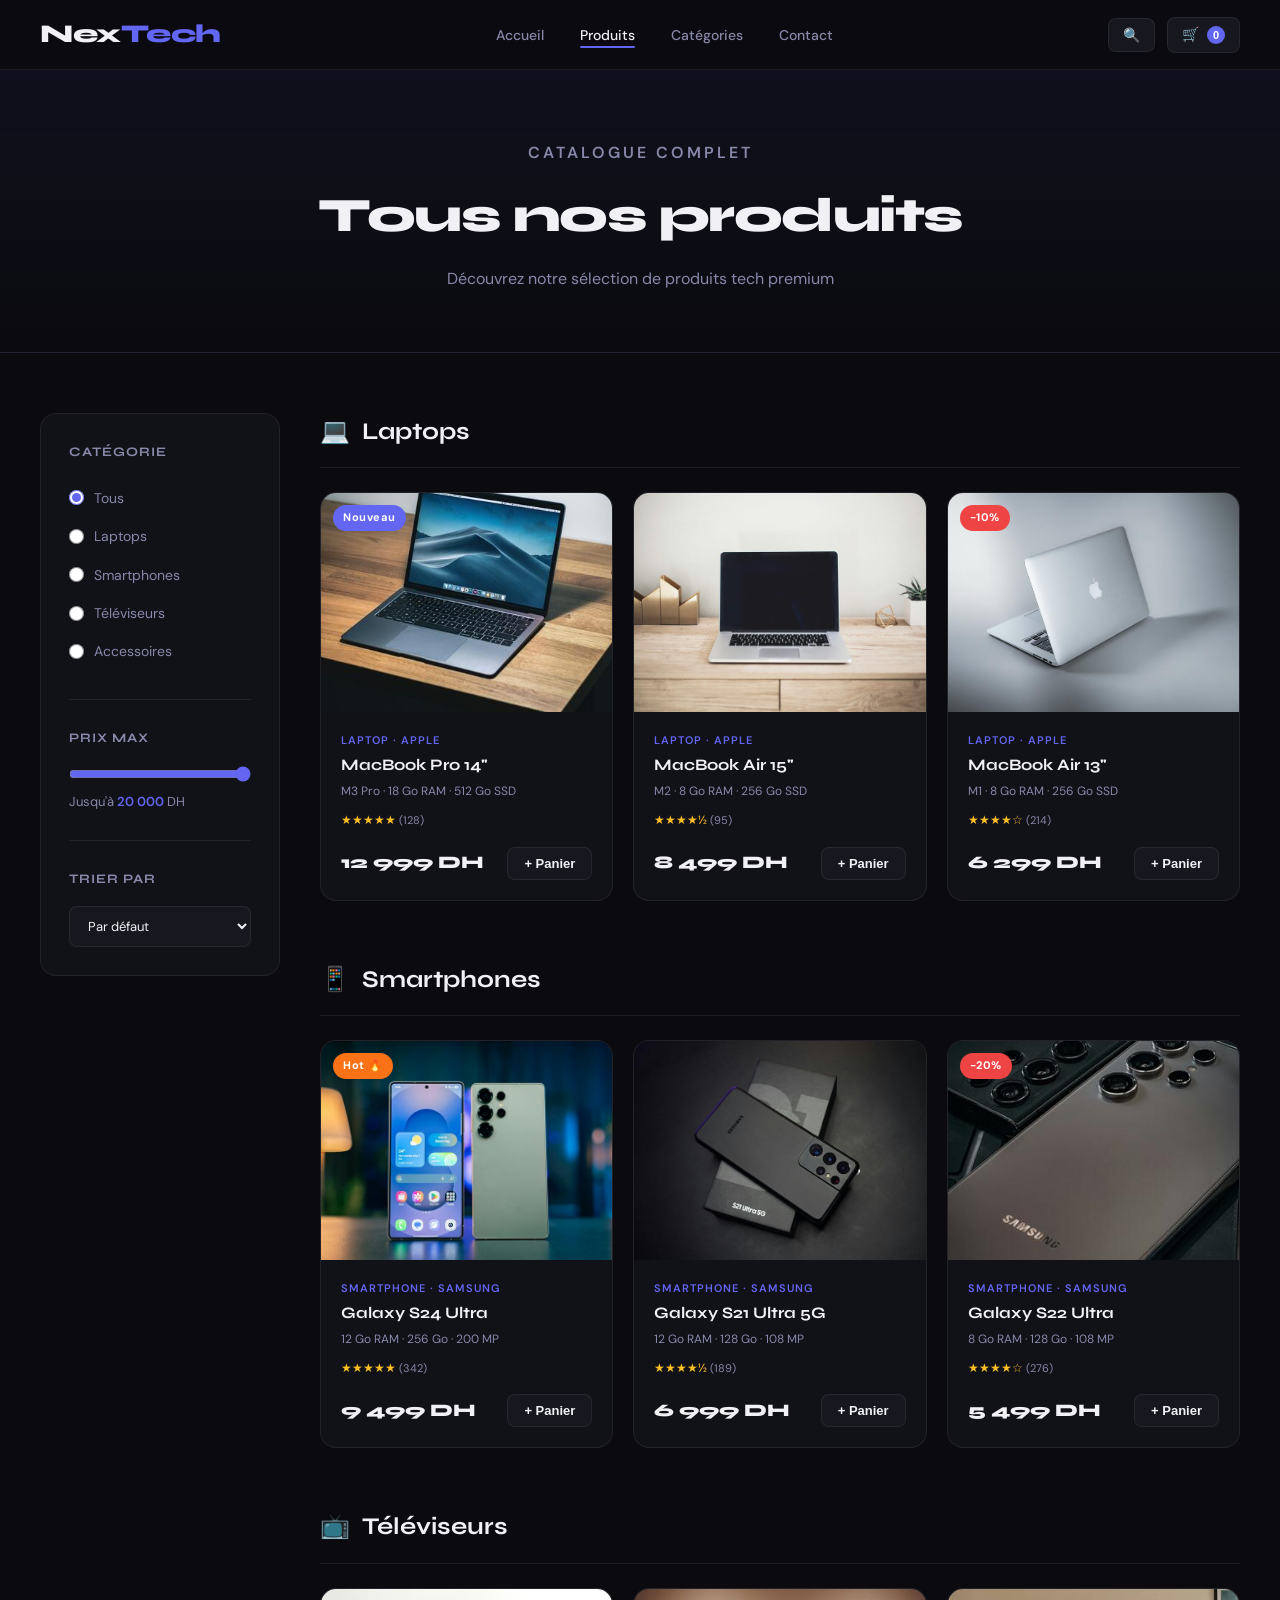
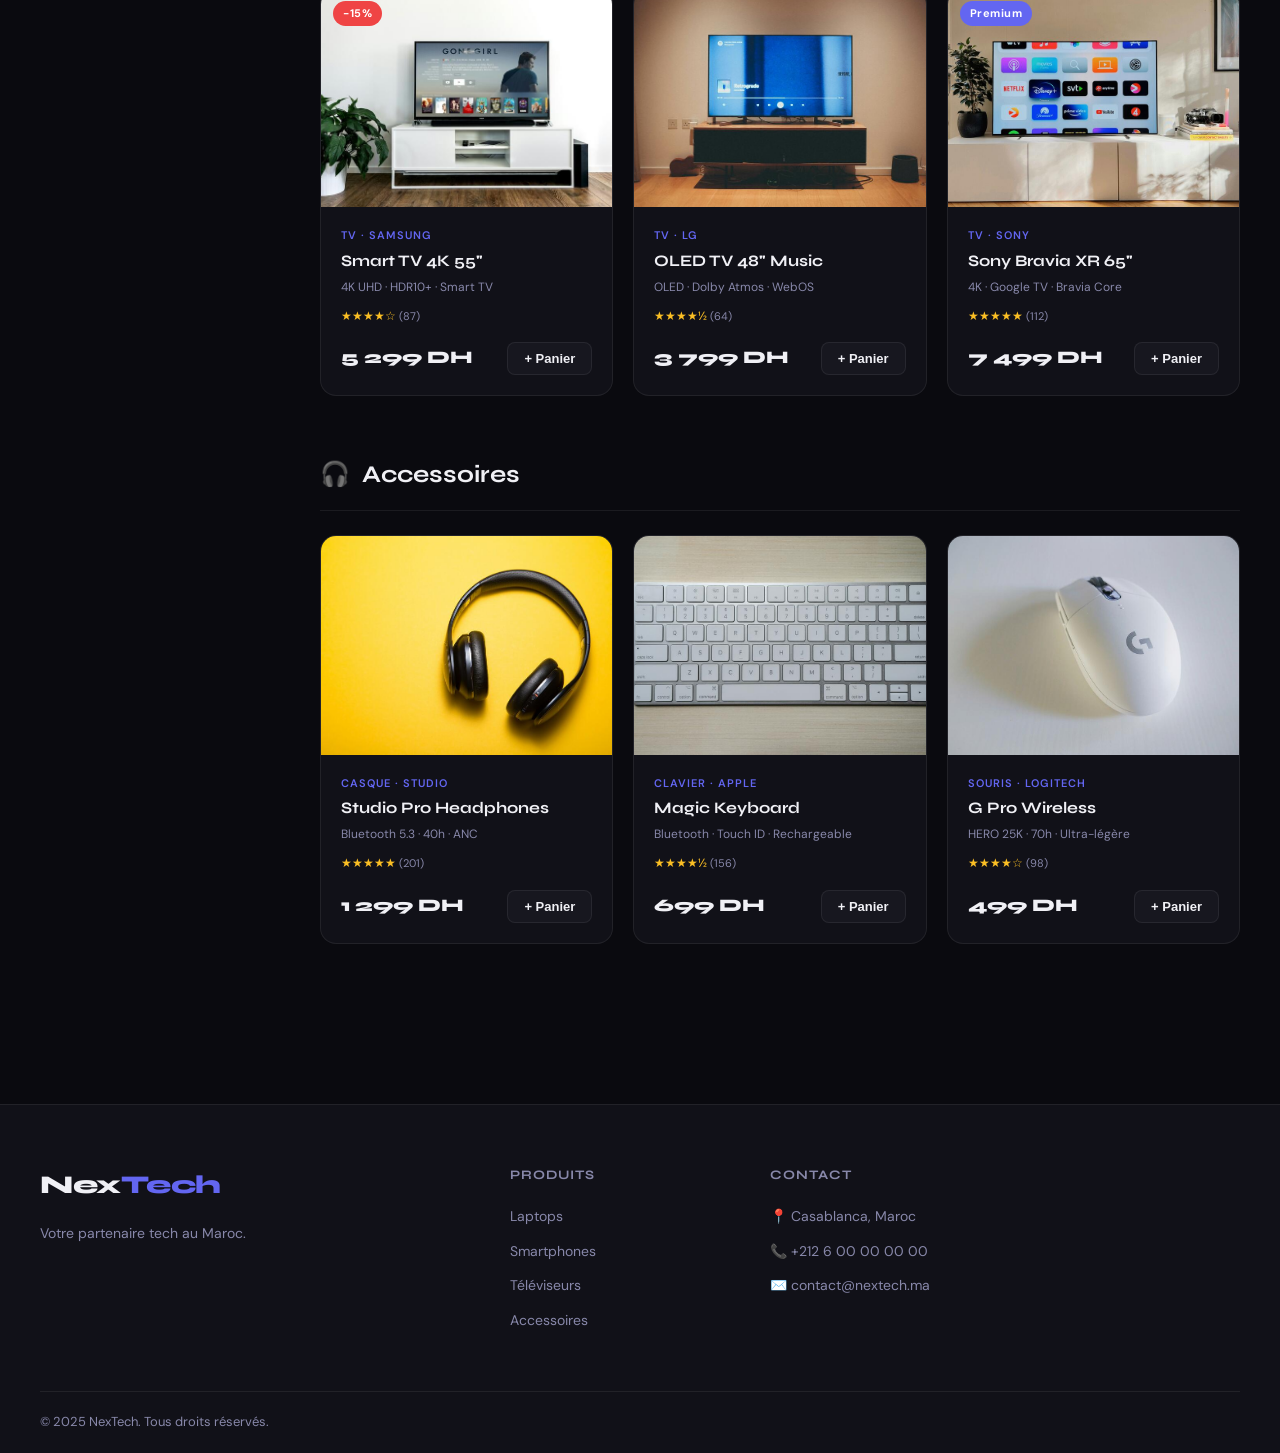
<file: Monitoring-Infrastructure-Cloud-main/app/menu.html>
<!DOCTYPE html>
<html lang="fr">
<head>
  <meta charset="UTF-8" />
  <meta name="viewport" content="width=device-width, initial-scale=1.0" />
  <title>Produits — NexTech</title>
  <link rel="stylesheet" href="style.css" />
  <link rel="preconnect" href="https://fonts.googleapis.com" />
  <link href="https://fonts.googleapis.com/css2?family=Syne:wght@400;600;700;800&family=DM+Sans:wght@300;400;500&display=swap" rel="stylesheet" />
</head>
<body>

  <!-- NAV -->
  <nav class="navbar">
    <div class="nav-logo">Nex<span>Tech</span></div>
    <ul class="nav-links">
      <li><a href="index.html">Accueil</a></li>
      <li><a href="menu.html" class="active">Produits</a></li>
      <li><a href="index.html#categories">Catégories</a></li>
      <li><a href="index.html#contact">Contact</a></li>
    </ul>
    <div class="nav-actions">
      <button class="btn-icon">🔍</button>
      <button class="btn-icon">🛒 <span class="cart-count">0</span></button>
    </div>
  </nav>

  <!-- PAGE HEADER -->
  <div class="page-header">
    <div class="page-header-content">
      <p class="section-tag">Catalogue complet</p>
      <h1 class="page-title">Tous nos produits</h1>
      <p>Découvrez notre sélection de produits tech premium</p>
    </div>
  </div>

  <!-- CATALOGUE -->
  <section class="catalogue">
    <!-- FILTERS -->
    <aside class="filters">
      <div class="filter-group">
        <h4>Catégorie</h4>
        <label><input type="radio" name="cat" value="all" checked onchange="filterProducts('all')" /> Tous</label>
        <label><input type="radio" name="cat" value="laptop" onchange="filterProducts('laptop')" /> Laptops</label>
        <label><input type="radio" name="cat" value="phone" onchange="filterProducts('phone')" /> Smartphones</label>
        <label><input type="radio" name="cat" value="tv" onchange="filterProducts('tv')" /> Téléviseurs</label>
        <label><input type="radio" name="cat" value="accessory" onchange="filterProducts('accessory')" /> Accessoires</label>
      </div>
      <div class="filter-group">
        <h4>Prix max</h4>
        <input type="range" min="500" max="20000" value="20000" step="500" id="priceRange" oninput="updatePrice(this.value)" />
        <p class="price-display">Jusqu'à <span id="priceVal">20 000</span> DH</p>
      </div>
      <div class="filter-group">
        <h4>Trier par</h4>
        <select id="sortSelect" onchange="sortProducts(this.value)">
          <option value="default">Par défaut</option>
          <option value="price-asc">Prix croissant</option>
          <option value="price-desc">Prix décroissant</option>
          <option value="rating">Mieux notés</option>
        </select>
      </div>
    </aside>

    <!-- PRODUCTS -->
    <div class="products-list" id="productsList">

      <!-- LAPTOPS -->
      <div class="products-section" data-cat="laptop">
        <h2 class="cat-section-title"><span>💻</span> Laptops</h2>
        <div class="products-row">

          <div class="product-card" data-cat="laptop" data-price="12999" data-rating="5">
            <div class="product-img-wrap">
              <img src="images/pc1.jpg" alt="MacBook Pro" />
              <span class="product-badge">Nouveau</span>
            </div>
            <div class="product-info">
              <p class="product-cat">Laptop · Apple</p>
              <h3>MacBook Pro 14"</h3>
              <p class="product-specs">M3 Pro · 18 Go RAM · 512 Go SSD</p>
              <div class="product-rating">★★★★★ <span>(128)</span></div>
              <div class="product-footer">
                <span class="product-price">12 999 DH</span>
                <button class="btn-add" onclick="addToCart(this)">+ Panier</button>
              </div>
            </div>
          </div>

          <div class="product-card" data-cat="laptop" data-price="8499" data-rating="4.5">
            <div class="product-img-wrap">
              <img src="images/pc2.jpg" alt="MacBook Air" />
            </div>
            <div class="product-info">
              <p class="product-cat">Laptop · Apple</p>
              <h3>MacBook Air 15"</h3>
              <p class="product-specs">M2 · 8 Go RAM · 256 Go SSD</p>
              <div class="product-rating">★★★★½ <span>(95)</span></div>
              <div class="product-footer">
                <span class="product-price">8 499 DH</span>
                <button class="btn-add" onclick="addToCart(this)">+ Panier</button>
              </div>
            </div>
          </div>

          <div class="product-card" data-cat="laptop" data-price="6299" data-rating="4">
            <div class="product-img-wrap">
              <img src="images/pc3.jpg" alt="MacBook Air slim" />
              <span class="product-badge promo">-10%</span>
            </div>
            <div class="product-info">
              <p class="product-cat">Laptop · Apple</p>
              <h3>MacBook Air 13"</h3>
              <p class="product-specs">M1 · 8 Go RAM · 256 Go SSD</p>
              <div class="product-rating">★★★★☆ <span>(214)</span></div>
              <div class="product-footer">
                <span class="product-price">6 299 DH</span>
                <button class="btn-add" onclick="addToCart(this)">+ Panier</button>
              </div>
            </div>
          </div>

        </div>
      </div>

      <!-- SMARTPHONES -->
      <div class="products-section" data-cat="phone">
        <h2 class="cat-section-title"><span>📱</span> Smartphones</h2>
        <div class="products-row">

          <div class="product-card" data-cat="phone" data-price="9499" data-rating="5">
            <div class="product-img-wrap">
              <img src="images/tele1.jpg" alt="Samsung S24 Ultra" />
              <span class="product-badge hot">Hot 🔥</span>
            </div>
            <div class="product-info">
              <p class="product-cat">Smartphone · Samsung</p>
              <h3>Galaxy S24 Ultra</h3>
              <p class="product-specs">12 Go RAM · 256 Go · 200 MP</p>
              <div class="product-rating">★★★★★ <span>(342)</span></div>
              <div class="product-footer">
                <span class="product-price">9 499 DH</span>
                <button class="btn-add" onclick="addToCart(this)">+ Panier</button>
              </div>
            </div>
          </div>

          <div class="product-card" data-cat="phone" data-price="6999" data-rating="4.5">
            <div class="product-img-wrap">
              <img src="images/tel2.jpg" alt="Samsung S21 Ultra" />
            </div>
            <div class="product-info">
              <p class="product-cat">Smartphone · Samsung</p>
              <h3>Galaxy S21 Ultra 5G</h3>
              <p class="product-specs">12 Go RAM · 128 Go · 108 MP</p>
              <div class="product-rating">★★★★½ <span>(189)</span></div>
              <div class="product-footer">
                <span class="product-price">6 999 DH</span>
                <button class="btn-add" onclick="addToCart(this)">+ Panier</button>
              </div>
            </div>
          </div>

          <div class="product-card" data-cat="phone" data-price="5499" data-rating="4">
            <div class="product-img-wrap">
              <img src="images/tel3.jpg" alt="Samsung S22" />
              <span class="product-badge promo">-20%</span>
            </div>
            <div class="product-info">
              <p class="product-cat">Smartphone · Samsung</p>
              <h3>Galaxy S22 Ultra</h3>
              <p class="product-specs">8 Go RAM · 128 Go · 108 MP</p>
              <div class="product-rating">★★★★☆ <span>(276)</span></div>
              <div class="product-footer">
                <span class="product-price">5 499 DH</span>
                <button class="btn-add" onclick="addToCart(this)">+ Panier</button>
              </div>
            </div>
          </div>

        </div>
      </div>

      <!-- TVs -->
      <div class="products-section" data-cat="tv">
        <h2 class="cat-section-title"><span>📺</span> Téléviseurs</h2>
        <div class="products-row">

          <div class="product-card" data-cat="tv" data-price="5299" data-rating="4">
            <div class="product-img-wrap">
              <img src="images/tv1.jpg" alt="Smart TV 4K" />
              <span class="product-badge promo">-15%</span>
            </div>
            <div class="product-info">
              <p class="product-cat">TV · Samsung</p>
              <h3>Smart TV 4K 55"</h3>
              <p class="product-specs">4K UHD · HDR10+ · Smart TV</p>
              <div class="product-rating">★★★★☆ <span>(87)</span></div>
              <div class="product-footer">
                <span class="product-price">5 299 DH</span>
                <button class="btn-add" onclick="addToCart(this)">+ Panier</button>
              </div>
            </div>
          </div>

          <div class="product-card" data-cat="tv" data-price="3799" data-rating="4.5">
            <div class="product-img-wrap">
              <img src="images/tv2.jpg" alt="TV Music Edition" />
            </div>
            <div class="product-info">
              <p class="product-cat">TV · LG</p>
              <h3>OLED TV 48" Music</h3>
              <p class="product-specs">OLED · Dolby Atmos · WebOS</p>
              <div class="product-rating">★★★★½ <span>(64)</span></div>
              <div class="product-footer">
                <span class="product-price">3 799 DH</span>
                <button class="btn-add" onclick="addToCart(this)">+ Panier</button>
              </div>
            </div>
          </div>

          <div class="product-card" data-cat="tv" data-price="7499" data-rating="5">
            <div class="product-img-wrap">
              <img src="images/tv3.jpg" alt="Apple TV Smart" />
              <span class="product-badge">Premium</span>
            </div>
            <div class="product-info">
              <p class="product-cat">TV · Sony</p>
              <h3>Sony Bravia XR 65"</h3>
              <p class="product-specs">4K · Google TV · Bravia Core</p>
              <div class="product-rating">★★★★★ <span>(112)</span></div>
              <div class="product-footer">
                <span class="product-price">7 499 DH</span>
                <button class="btn-add" onclick="addToCart(this)">+ Panier</button>
              </div>
            </div>
          </div>

        </div>
      </div>

      <!-- ACCESSORIES -->
      <div class="products-section" data-cat="accessory">
        <h2 class="cat-section-title"><span>🎧</span> Accessoires</h2>
        <div class="products-row">

          <div class="product-card" data-cat="accessory" data-price="1299" data-rating="5">
            <div class="product-img-wrap">
              <img src="images/casque.jpg" alt="Casque" />
            </div>
            <div class="product-info">
              <p class="product-cat">Casque · Studio</p>
              <h3>Studio Pro Headphones</h3>
              <p class="product-specs">Bluetooth 5.3 · 40h · ANC</p>
              <div class="product-rating">★★★★★ <span>(201)</span></div>
              <div class="product-footer">
                <span class="product-price">1 299 DH</span>
                <button class="btn-add" onclick="addToCart(this)">+ Panier</button>
              </div>
            </div>
          </div>

          <div class="product-card" data-cat="accessory" data-price="699" data-rating="4.5">
            <div class="product-img-wrap">
              <img src="images/clavier.jpg" alt="Clavier" />
            </div>
            <div class="product-info">
              <p class="product-cat">Clavier · Apple</p>
              <h3>Magic Keyboard</h3>
              <p class="product-specs">Bluetooth · Touch ID · Rechargeable</p>
              <div class="product-rating">★★★★½ <span>(156)</span></div>
              <div class="product-footer">
                <span class="product-price">699 DH</span>
                <button class="btn-add" onclick="addToCart(this)">+ Panier</button>
              </div>
            </div>
          </div>

          <div class="product-card" data-cat="accessory" data-price="499" data-rating="4">
            <div class="product-img-wrap">
              <img src="images/souris.jpg" alt="Souris" />
            </div>
            <div class="product-info">
              <p class="product-cat">Souris · Logitech</p>
              <h3>G Pro Wireless</h3>
              <p class="product-specs">HERO 25K · 70h · Ultra-légère</p>
              <div class="product-rating">★★★★☆ <span>(98)</span></div>
              <div class="product-footer">
                <span class="product-price">499 DH</span>
                <button class="btn-add" onclick="addToCart(this)">+ Panier</button>
              </div>
            </div>
          </div>

        </div>
      </div>

    </div><!-- /products-list -->
  </section>

  <!-- CART TOAST -->
  <div class="toast" id="toast">✓ Produit ajouté au panier</div>

  <!-- FOOTER -->
  <footer class="footer" id="contact">
    <div class="footer-top">
      <div class="footer-brand">
        <div class="nav-logo">Nex<span>Tech</span></div>
        <p>Votre partenaire tech au Maroc.</p>
      </div>
      <div class="footer-col">
        <h4>Produits</h4>
        <ul>
          <li><a href="#">Laptops</a></li>
          <li><a href="#">Smartphones</a></li>
          <li><a href="#">Téléviseurs</a></li>
          <li><a href="#">Accessoires</a></li>
        </ul>
      </div>
      <div class="footer-col">
        <h4>Contact</h4>
        <ul>
          <li>📍 Casablanca, Maroc</li>
          <li>📞 +212 6 00 00 00 00</li>
          <li>✉️ contact@nextech.ma</li>
        </ul>
      </div>
    </div>
    <div class="footer-bottom">
      <p>© 2025 NexTech. Tous droits réservés.</p>
    </div>
  </footer>

  <script>
    let cartCount = 0;

    function addToCart(btn) {
      cartCount++;
      document.querySelector('.cart-count').textContent = cartCount;
      btn.textContent = '✓ Ajouté';
      btn.style.background = '#22c55e';
      const toast = document.getElementById('toast');
      toast.classList.add('show');
      setTimeout(() => {
        btn.textContent = '+ Panier';
        btn.style.background = '';
        toast.classList.remove('show');
      }, 1800);
    }

    function filterProducts(cat) {
      const sections = document.querySelectorAll('.products-section');
      sections.forEach(sec => {
        if (cat === 'all' || sec.dataset.cat === cat) {
          sec.style.display = 'block';
        } else {
          sec.style.display = 'none';
        }
      });
    }

    function updatePrice(val) {
      document.getElementById('priceVal').textContent = parseInt(val).toLocaleString('fr-FR');
    }

    function sortProducts(val) {
      const list = document.getElementById('productsList');
      const cards = [...document.querySelectorAll('.product-card')];
      const sorted = cards.sort((a, b) => {
        if (val === 'price-asc') return parseFloat(a.dataset.price) - parseFloat(b.dataset.price);
        if (val === 'price-desc') return parseFloat(b.dataset.price) - parseFloat(a.dataset.price);
        if (val === 'rating') return parseFloat(b.dataset.rating) - parseFloat(a.dataset.rating);
        return 0;
      });
      const rows = document.querySelectorAll('.products-row');
      if (val !== 'default') {
        const allRow = document.createElement('div');
        allRow.className = 'products-row';
        sorted.forEach(c => allRow.appendChild(c));
        rows.forEach(r => r.style.display = 'none');
        list.appendChild(allRow);
      } else {
        rows.forEach(r => r.style.display = '');
        const temp = list.querySelector('.products-row:last-child');
        if (temp && !temp.closest('.products-section')) temp.remove();
      }
    }

    // URL filter on load
    const urlParams = new URLSearchParams(window.location.search);
    const cat = urlParams.get('cat');
    if (cat) {
      const map = { laptops: 'laptop', phones: 'phone', tv: 'tv', accessories: 'accessory' };
      if (map[cat]) {
        document.querySelector(`input[value="${map[cat]}"]`).checked = true;
        filterProducts(map[cat]);
      }
    }
  </script>
</body>
</html>
</file>
<file: Monitoring-Infrastructure-Cloud-main/app/style.css>
/* ============================================
   NEXTECH — PREMIUM TECH E-COMMERCE
   Dark theme, modern, jury-winning design
   ============================================ */

@import url('https://fonts.googleapis.com/css2?family=Syne:wght@400;600;700;800&family=DM+Sans:wght@300;400;500&display=swap');

/* === VARIABLES === */
:root {
  --bg: #0a0a0f;
  --bg2: #111118;
  --bg3: #17171f;
  --border: rgba(255,255,255,0.07);
  --text: #f0f0f5;
  --text-muted: #8888aa;
  --accent: #6366f1;
  --accent2: #a78bfa;
  --accent-glow: rgba(99,102,241,0.3);
  --green: #22c55e;
  --red: #ef4444;
  --orange: #f97316;
  --radius: 16px;
  --radius-sm: 8px;
  --shadow: 0 20px 60px rgba(0,0,0,0.5);
  --font-display: 'Syne', sans-serif;
  --font-body: 'DM Sans', sans-serif;
}

/* === RESET === */
*, *::before, *::after { box-sizing: border-box; margin: 0; padding: 0; }
html { scroll-behavior: smooth; }
body {
  background: var(--bg);
  color: var(--text);
  font-family: var(--font-body);
  font-size: 15px;
  line-height: 1.6;
  overflow-x: hidden;
}
img { max-width: 100%; display: block; object-fit: cover; }
a { text-decoration: none; color: inherit; }
ul { list-style: none; }
input, select { font-family: var(--font-body); }

/* === SCROLLBAR === */
::-webkit-scrollbar { width: 5px; }
::-webkit-scrollbar-track { background: var(--bg); }
::-webkit-scrollbar-thumb { background: var(--accent); border-radius: 10px; }

/* ============================================
   NAVBAR
   ============================================ */
.navbar {
  position: fixed;
  top: 0; left: 0; right: 0;
  z-index: 1000;
  display: flex;
  align-items: center;
  justify-content: space-between;
  padding: 0 40px;
  height: 70px;
  background: rgba(10,10,15,0.85);
  backdrop-filter: blur(20px);
  border-bottom: 1px solid var(--border);
}
.nav-logo {
  font-family: var(--font-display);
  font-size: 1.6rem;
  font-weight: 800;
  color: var(--text);
  letter-spacing: -0.5px;
}
.nav-logo span { color: var(--accent); }
.nav-links {
  display: flex;
  gap: 36px;
}
.nav-links a {
  font-size: 14px;
  font-weight: 500;
  color: var(--text-muted);
  transition: color 0.2s;
  position: relative;
}
.nav-links a:hover,
.nav-links a.active { color: var(--text); }
.nav-links a.active::after {
  content: '';
  position: absolute;
  bottom: -4px; left: 0; right: 0;
  height: 2px;
  background: var(--accent);
  border-radius: 2px;
}
.nav-actions {
  display: flex;
  align-items: center;
  gap: 12px;
}
.btn-icon {
  background: var(--bg3);
  border: 1px solid var(--border);
  color: var(--text);
  padding: 8px 14px;
  border-radius: var(--radius-sm);
  cursor: pointer;
  font-size: 14px;
  transition: all 0.2s;
}
.btn-icon:hover { background: var(--accent); border-color: var(--accent); }
.cart-count {
  display: inline-block;
  background: var(--accent);
  color: #fff;
  font-size: 11px;
  font-weight: 700;
  border-radius: 50%;
  width: 18px; height: 18px;
  text-align: center;
  line-height: 18px;
  margin-left: 4px;
}

/* ============================================
   BUTTONS
   ============================================ */
.btn-primary {
  display: inline-block;
  background: var(--accent);
  color: #fff;
  font-family: var(--font-display);
  font-weight: 600;
  font-size: 14px;
  padding: 14px 28px;
  border-radius: var(--radius-sm);
  border: none;
  cursor: pointer;
  transition: all 0.25s;
  box-shadow: 0 0 0 0 var(--accent-glow);
}
.btn-primary:hover {
  transform: translateY(-2px);
  box-shadow: 0 8px 30px var(--accent-glow);
  background: #4f46e5;
}
.btn-primary.light {
  background: #fff;
  color: var(--accent);
}
.btn-primary.light:hover { background: #f0f0f5; }
.btn-ghost {
  display: inline-block;
  background: transparent;
  color: var(--text-muted);
  font-size: 14px;
  font-weight: 500;
  padding: 14px 20px;
  border: 1px solid var(--border);
  border-radius: var(--radius-sm);
  cursor: pointer;
  transition: all 0.2s;
}
.btn-ghost:hover { color: var(--text); border-color: rgba(255,255,255,0.2); }

/* ============================================
   HERO
   ============================================ */
.hero {
  min-height: 100vh;
  display: flex;
  align-items: center;
  padding: 100px 40px 60px;
  gap: 60px;
  position: relative;
  overflow: hidden;
}
.hero::before {
  content: '';
  position: absolute;
  top: -200px; left: -200px;
  width: 600px; height: 600px;
  background: radial-gradient(circle, rgba(99,102,241,0.15) 0%, transparent 70%);
  pointer-events: none;
}
.hero::after {
  content: '';
  position: absolute;
  bottom: -100px; right: -100px;
  width: 500px; height: 500px;
  background: radial-gradient(circle, rgba(167,139,250,0.1) 0%, transparent 70%);
  pointer-events: none;
}
.hero-bg-grid {
  position: absolute;
  inset: 0;
  background-image:
    linear-gradient(rgba(255,255,255,0.02) 1px, transparent 1px),
    linear-gradient(90deg, rgba(255,255,255,0.02) 1px, transparent 1px);
  background-size: 50px 50px;
  pointer-events: none;
}
.hero-content {
  flex: 1;
  max-width: 560px;
  position: relative;
  z-index: 1;
  animation: fadeInUp 0.8s ease forwards;
}
.hero-badge {
  display: inline-flex;
  align-items: center;
  gap: 8px;
  background: rgba(99,102,241,0.15);
  border: 1px solid rgba(99,102,241,0.3);
  color: var(--accent2);
  font-size: 13px;
  font-weight: 600;
  padding: 6px 16px;
  border-radius: 50px;
  margin-bottom: 28px;
}
.hero-title {
  font-family: var(--font-display);
  font-size: clamp(3rem, 5vw, 4.5rem);
  font-weight: 800;
  line-height: 1.05;
  letter-spacing: -2px;
  margin-bottom: 24px;
}
.gradient-text {
  background: linear-gradient(135deg, var(--accent) 0%, var(--accent2) 100%);
  -webkit-background-clip: text;
  -webkit-text-fill-color: transparent;
  background-clip: text;
}
.hero-desc {
  font-size: 17px;
  color: var(--text-muted);
  margin-bottom: 36px;
  line-height: 1.7;
}
.hero-cta {
  display: flex;
  gap: 16px;
  flex-wrap: wrap;
  margin-bottom: 56px;
}
.hero-stats {
  display: flex;
  gap: 40px;
}
.stat span {
  display: block;
  font-family: var(--font-display);
  font-size: 1.8rem;
  font-weight: 800;
  color: var(--text);
}
.stat p {
  font-size: 13px;
  color: var(--text-muted);
  margin-top: 2px;
}

/* Hero Visual */
.hero-visual {
  flex: 1;
  display: flex;
  justify-content: center;
  position: relative;
  z-index: 1;
  animation: fadeInRight 0.8s 0.2s ease both;
}
.hero-img-wrap {
  position: relative;
  max-width: 520px;
  width: 100%;
}
.hero-img {
  width: 100%;
  height: 380px;
  border-radius: 20px;
  box-shadow: var(--shadow), 0 0 80px rgba(99,102,241,0.2);
  border: 1px solid var(--border);
}
.hero-float-card {
  position: absolute;
  background: rgba(17,17,24,0.9);
  backdrop-filter: blur(20px);
  border: 1px solid var(--border);
  border-radius: 14px;
  padding: 14px 18px;
  display: flex;
  align-items: center;
  gap: 14px;
  font-size: 13px;
  box-shadow: 0 10px 30px rgba(0,0,0,0.4);
  animation: float 3s ease-in-out infinite;
}
.hero-float-card span { font-size: 22px; }
.fc-label { color: var(--text-muted); font-size: 11px; }
.fc-name { font-weight: 600; font-size: 14px; color: var(--text); }
.card1 { bottom: -20px; left: -20px; animation-delay: 0s; }
.card2 { top: -20px; right: -20px; animation-delay: 1.5s; }

/* ============================================
   TICKER
   ============================================ */
.ticker-wrap {
  overflow: hidden;
  background: var(--accent);
  padding: 14px 0;
  border-top: 1px solid rgba(255,255,255,0.1);
  border-bottom: 1px solid rgba(255,255,255,0.1);
}
.ticker {
  display: inline-flex;
  gap: 40px;
  animation: ticker 20s linear infinite;
  white-space: nowrap;
}
.ticker span {
  font-family: var(--font-display);
  font-weight: 700;
  font-size: 13px;
  letter-spacing: 2px;
  color: rgba(255,255,255,0.9);
}
.ticker span:nth-child(even) { opacity: 0.5; }

/* ============================================
   SECTION HEADERS
   ============================================ */
.section-header {
  text-align: center;
  margin-bottom: 48px;
}
.section-tag {
  font-size: 12px;
  font-weight: 600;
  letter-spacing: 3px;
  text-transform: uppercase;
  color: var(--accent);
  margin-bottom: 12px;
}
.section-title {
  font-family: var(--font-display);
  font-size: clamp(2rem, 3vw, 3rem);
  font-weight: 800;
  letter-spacing: -1px;
}
.section-cta {
  text-align: center;
  margin-top: 48px;
}

/* ============================================
   CATEGORIES
   ============================================ */
.categories {
  padding: 100px 40px;
}
.cat-grid {
  display: grid;
  grid-template-columns: repeat(4, 1fr);
  gap: 16px;
}
.cat-card {
  position: relative;
  border-radius: var(--radius);
  overflow: hidden;
  aspect-ratio: 3/4;
  cursor: pointer;
  border: 1px solid var(--border);
  transition: transform 0.3s;
}
.cat-card:hover { transform: translateY(-4px); }
.cat-card img {
  width: 100%; height: 100%;
  transition: transform 0.5s;
}
.cat-card:hover img { transform: scale(1.05); }
.cat-overlay {
  position: absolute;
  bottom: 0; left: 0; right: 0;
  padding: 24px 20px;
  background: linear-gradient(to top, rgba(0,0,0,0.85) 0%, transparent 100%);
  transition: all 0.3s;
}
.cat-overlay h3 {
  font-family: var(--font-display);
  font-size: 1.2rem;
  font-weight: 700;
  color: #fff;
}
.cat-overlay p {
  font-size: 13px;
  color: rgba(255,255,255,0.6);
  margin-top: 4px;
}
.cat-arrow {
  display: inline-block;
  margin-top: 10px;
  background: var(--accent);
  color: #fff;
  border-radius: 50%;
  width: 32px; height: 32px;
  line-height: 32px;
  text-align: center;
  font-size: 16px;
  opacity: 0;
  transform: translateX(-8px);
  transition: all 0.3s;
}
.cat-card:hover .cat-arrow {
  opacity: 1;
  transform: translateX(0);
}

/* ============================================
   PRODUCTS
   ============================================ */
.featured {
  padding: 0 40px 100px;
}
.products-grid {
  display: grid;
  grid-template-columns: repeat(4, 1fr);
  gap: 20px;
}
.product-card {
  background: var(--bg2);
  border: 1px solid var(--border);
  border-radius: var(--radius);
  overflow: hidden;
  transition: all 0.3s;
  position: relative;
}
.product-card:hover {
  transform: translateY(-6px);
  border-color: rgba(99,102,241,0.4);
  box-shadow: 0 20px 40px rgba(0,0,0,0.4), 0 0 0 1px rgba(99,102,241,0.2);
}
.product-img-wrap {
  position: relative;
  aspect-ratio: 4/3;
  overflow: hidden;
  background: var(--bg3);
}
.product-img-wrap img {
  width: 100%; height: 100%;
  transition: transform 0.5s;
}
.product-card:hover .product-img-wrap img { transform: scale(1.05); }
.product-badge {
  position: absolute;
  top: 12px; left: 12px;
  background: var(--accent);
  color: #fff;
  font-size: 11px;
  font-weight: 700;
  padding: 4px 10px;
  border-radius: 50px;
  letter-spacing: 0.5px;
}
.product-badge.hot { background: var(--orange); }
.product-badge.promo { background: var(--red); }
.product-info {
  padding: 20px;
}
.product-cat {
  font-size: 11px;
  font-weight: 600;
  letter-spacing: 1px;
  text-transform: uppercase;
  color: var(--accent);
  margin-bottom: 6px;
}
.product-card h3 {
  font-family: var(--font-display);
  font-size: 1rem;
  font-weight: 700;
  margin-bottom: 6px;
  line-height: 1.3;
}
.product-specs {
  font-size: 12px;
  color: var(--text-muted);
  margin-bottom: 10px;
}
.product-rating {
  font-size: 12px;
  color: #fbbf24;
  margin-bottom: 16px;
}
.product-rating span { color: var(--text-muted); font-size: 11px; }
.product-footer {
  display: flex;
  align-items: center;
  justify-content: space-between;
  gap: 12px;
}
.product-price {
  font-family: var(--font-display);
  font-size: 1.1rem;
  font-weight: 800;
  color: var(--text);
}
.btn-add {
  background: var(--bg3);
  border: 1px solid var(--border);
  color: var(--text);
  padding: 8px 16px;
  border-radius: var(--radius-sm);
  cursor: pointer;
  font-size: 13px;
  font-weight: 600;
  transition: all 0.2s;
  white-space: nowrap;
}
.btn-add:hover { background: var(--accent); border-color: var(--accent); }

/* Big card */
.featured-big {
  grid-column: span 2;
}
.featured-big .product-img-wrap {
  aspect-ratio: 16/9;
}

/* ============================================
   PROMO BANNER
   ============================================ */
.promo-banner {
  margin: 0 40px 100px;
  background: linear-gradient(135deg, #1e1b4b 0%, #312e81 50%, #1e1b4b 100%);
  border-radius: 24px;
  border: 1px solid rgba(99,102,241,0.3);
  padding: 60px;
  display: flex;
  align-items: center;
  justify-content: space-between;
  gap: 40px;
  overflow: hidden;
  position: relative;
}
.promo-banner::before {
  content: '';
  position: absolute;
  top: -50px; right: 200px;
  width: 300px; height: 300px;
  background: radial-gradient(circle, rgba(167,139,250,0.2) 0%, transparent 70%);
  pointer-events: none;
}
.promo-content { position: relative; z-index: 1; }
.promo-tag {
  font-size: 12px;
  font-weight: 700;
  letter-spacing: 3px;
  text-transform: uppercase;
  color: var(--accent2);
  margin-bottom: 16px;
}
.promo-content h2 {
  font-family: var(--font-display);
  font-size: 2.5rem;
  font-weight: 800;
  color: #fff;
  line-height: 1.15;
  margin-bottom: 16px;
}
.promo-content p {
  color: rgba(255,255,255,0.6);
  margin-bottom: 32px;
  font-size: 15px;
}
.promo-img {
  flex: 0 0 360px;
  border-radius: 16px;
  overflow: hidden;
  box-shadow: 0 30px 60px rgba(0,0,0,0.4);
}
.promo-img img {
  width: 100%; height: 250px;
}

/* ============================================
   PAGE HEADER (menu.html)
   ============================================ */
.page-header {
  padding: 140px 40px 60px;
  background: linear-gradient(180deg, rgba(99,102,241,0.08) 0%, transparent 100%);
  border-bottom: 1px solid var(--border);
  text-align: center;
}
.page-title {
  font-family: var(--font-display);
  font-size: 3rem;
  font-weight: 800;
  letter-spacing: -1.5px;
  margin-bottom: 12px;
}
.page-header p {
  color: var(--text-muted);
  font-size: 16px;
}

/* ============================================
   CATALOGUE (menu.html)
   ============================================ */
.catalogue {
  display: grid;
  grid-template-columns: 240px 1fr;
  gap: 40px;
  padding: 60px 40px 100px;
  align-items: start;
}
.filters {
  background: var(--bg2);
  border: 1px solid var(--border);
  border-radius: var(--radius);
  padding: 28px;
  position: sticky;
  top: 90px;
}
.filter-group {
  margin-bottom: 28px;
  padding-bottom: 28px;
  border-bottom: 1px solid var(--border);
}
.filter-group:last-child {
  margin-bottom: 0;
  padding-bottom: 0;
  border-bottom: none;
}
.filter-group h4 {
  font-family: var(--font-display);
  font-size: 13px;
  font-weight: 700;
  letter-spacing: 1px;
  text-transform: uppercase;
  color: var(--text-muted);
  margin-bottom: 16px;
}
.filter-group label {
  display: flex;
  align-items: center;
  gap: 10px;
  font-size: 14px;
  color: var(--text-muted);
  cursor: pointer;
  padding: 8px 0;
  transition: color 0.2s;
}
.filter-group label:hover { color: var(--text); }
.filter-group input[type="radio"],
.filter-group input[type="checkbox"] {
  accent-color: var(--accent);
  width: 15px; height: 15px;
}
.filter-group input[type="range"] {
  width: 100%;
  accent-color: var(--accent);
  margin-bottom: 10px;
}
.price-display {
  font-size: 13px;
  color: var(--text-muted);
}
.price-display span { color: var(--accent); font-weight: 600; }
.filter-group select {
  width: 100%;
  background: var(--bg3);
  border: 1px solid var(--border);
  color: var(--text);
  padding: 10px 14px;
  border-radius: var(--radius-sm);
  font-size: 13px;
  cursor: pointer;
}
.cat-section-title {
  font-family: var(--font-display);
  font-size: 1.5rem;
  font-weight: 700;
  margin-bottom: 24px;
  display: flex;
  align-items: center;
  gap: 12px;
  padding-bottom: 16px;
  border-bottom: 1px solid var(--border);
}
.cat-section-title span { font-size: 1.5rem; }
.products-section {
  margin-bottom: 60px;
}
.products-row {
  display: grid;
  grid-template-columns: repeat(3, 1fr);
  gap: 20px;
}

/* ============================================
   TOAST
   ============================================ */
.toast {
  position: fixed;
  bottom: 40px;
  right: 40px;
  background: var(--green);
  color: #fff;
  font-weight: 600;
  font-size: 14px;
  padding: 14px 24px;
  border-radius: var(--radius-sm);
  box-shadow: 0 10px 30px rgba(34,197,94,0.3);
  opacity: 0;
  transform: translateY(20px);
  transition: all 0.3s;
  pointer-events: none;
  z-index: 9999;
}
.toast.show {
  opacity: 1;
  transform: translateY(0);
}

/* ============================================
   FOOTER
   ============================================ */
.footer {
  background: var(--bg2);
  border-top: 1px solid var(--border);
  padding: 60px 40px 0;
}
.footer-top {
  display: grid;
  grid-template-columns: 2fr 1fr 1fr 1fr;
  gap: 48px;
  padding-bottom: 48px;
}
.footer-brand p {
  color: var(--text-muted);
  font-size: 14px;
  margin: 16px 0 20px;
  max-width: 280px;
  line-height: 1.7;
}
.social-links {
  display: flex;
  gap: 14px;
}
.social-links a {
  font-size: 13px;
  font-weight: 600;
  color: var(--text-muted);
  padding: 8px 14px;
  border: 1px solid var(--border);
  border-radius: var(--radius-sm);
  transition: all 0.2s;
}
.social-links a:hover { color: var(--text); border-color: rgba(255,255,255,0.2); }
.footer-col h4 {
  font-family: var(--font-display);
  font-size: 13px;
  font-weight: 700;
  letter-spacing: 1px;
  text-transform: uppercase;
  color: var(--text-muted);
  margin-bottom: 20px;
}
.footer-col ul li {
  margin-bottom: 12px;
  font-size: 14px;
  color: var(--text-muted);
  transition: color 0.2s;
  cursor: pointer;
}
.footer-col ul li a:hover,
.footer-col ul li:hover { color: var(--text); }
.footer-bottom {
  border-top: 1px solid var(--border);
  padding: 20px 0;
  display: flex;
  justify-content: space-between;
  align-items: center;
  font-size: 13px;
  color: var(--text-muted);
}

/* ============================================
   ANIMATIONS
   ============================================ */
@keyframes fadeInUp {
  from { opacity: 0; transform: translateY(30px); }
  to { opacity: 1; transform: translateY(0); }
}
@keyframes fadeInRight {
  from { opacity: 0; transform: translateX(40px); }
  to { opacity: 1; transform: translateX(0); }
}
@keyframes float {
  0%, 100% { transform: translateY(0); }
  50% { transform: translateY(-10px); }
}
@keyframes ticker {
  from { transform: translateX(0); }
  to { transform: translateX(-50%); }
}

/* Scroll reveal */
.product-card, .cat-card {
  animation: fadeInUp 0.5s ease both;
}

/* ============================================
   RESPONSIVE
   ============================================ */
@media (max-width: 1100px) {
  .cat-grid { grid-template-columns: repeat(2, 1fr); }
  .products-grid { grid-template-columns: repeat(2, 1fr); }
  .featured-big { grid-column: span 1; }
  .footer-top { grid-template-columns: 1fr 1fr; }
  .catalogue { grid-template-columns: 200px 1fr; }
}
@media (max-width: 768px) {
  .navbar { padding: 0 20px; }
  .nav-links { display: none; }
  .hero {
    flex-direction: column;
    padding: 100px 20px 40px;
    text-align: center;
  }
  .hero-stats { justify-content: center; }
  .hero-cta { justify-content: center; }
  .hero-visual { width: 100%; }
  .categories { padding: 60px 20px; }
  .cat-grid { grid-template-columns: repeat(2, 1fr); }
  .featured { padding: 0 20px 60px; }
  .products-grid { grid-template-columns: 1fr; }
  .promo-banner { flex-direction: column; margin: 0 20px 60px; padding: 40px; }
  .promo-img { flex: none; width: 100%; }
  .catalogue { grid-template-columns: 1fr; }
  .filters { position: static; }
  .products-row { grid-template-columns: 1fr; }
  .footer-top { grid-template-columns: 1fr; }
  .footer-bottom { flex-direction: column; gap: 8px; text-align: center; }
}
</file>
